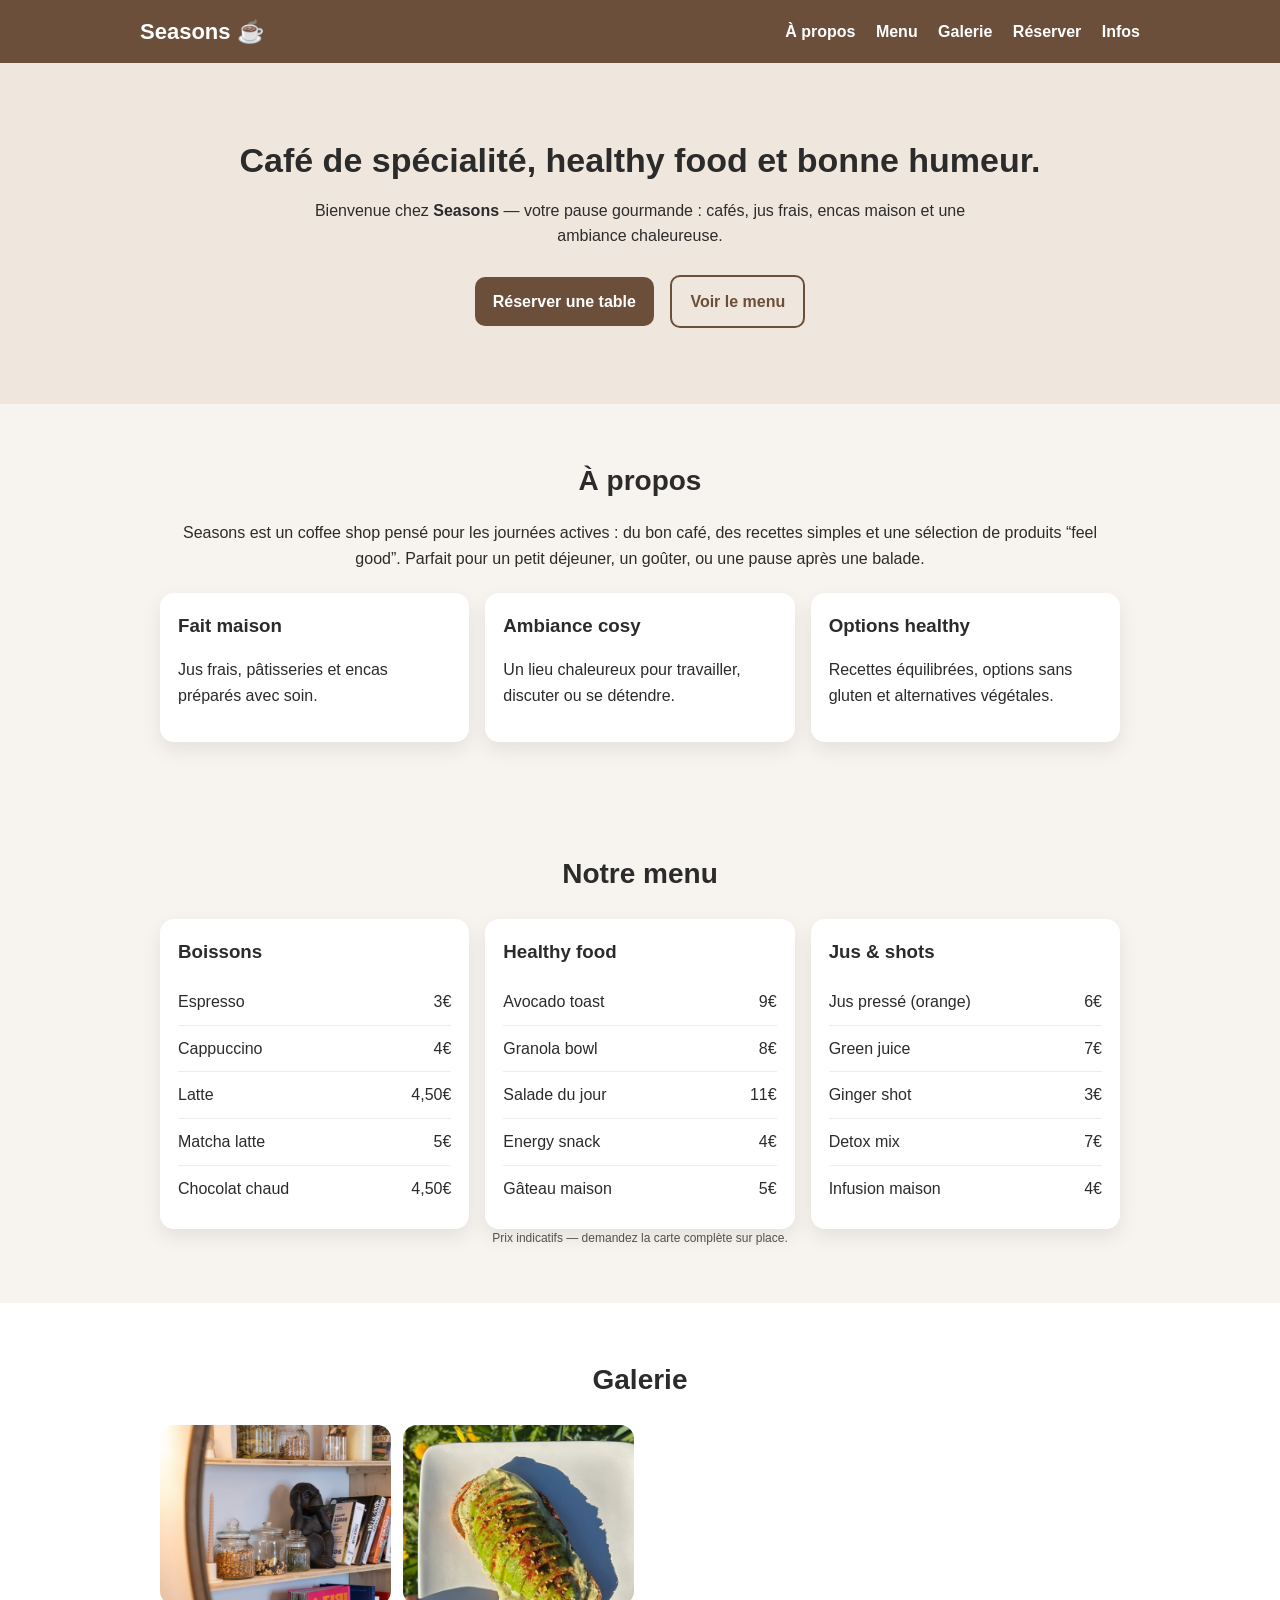
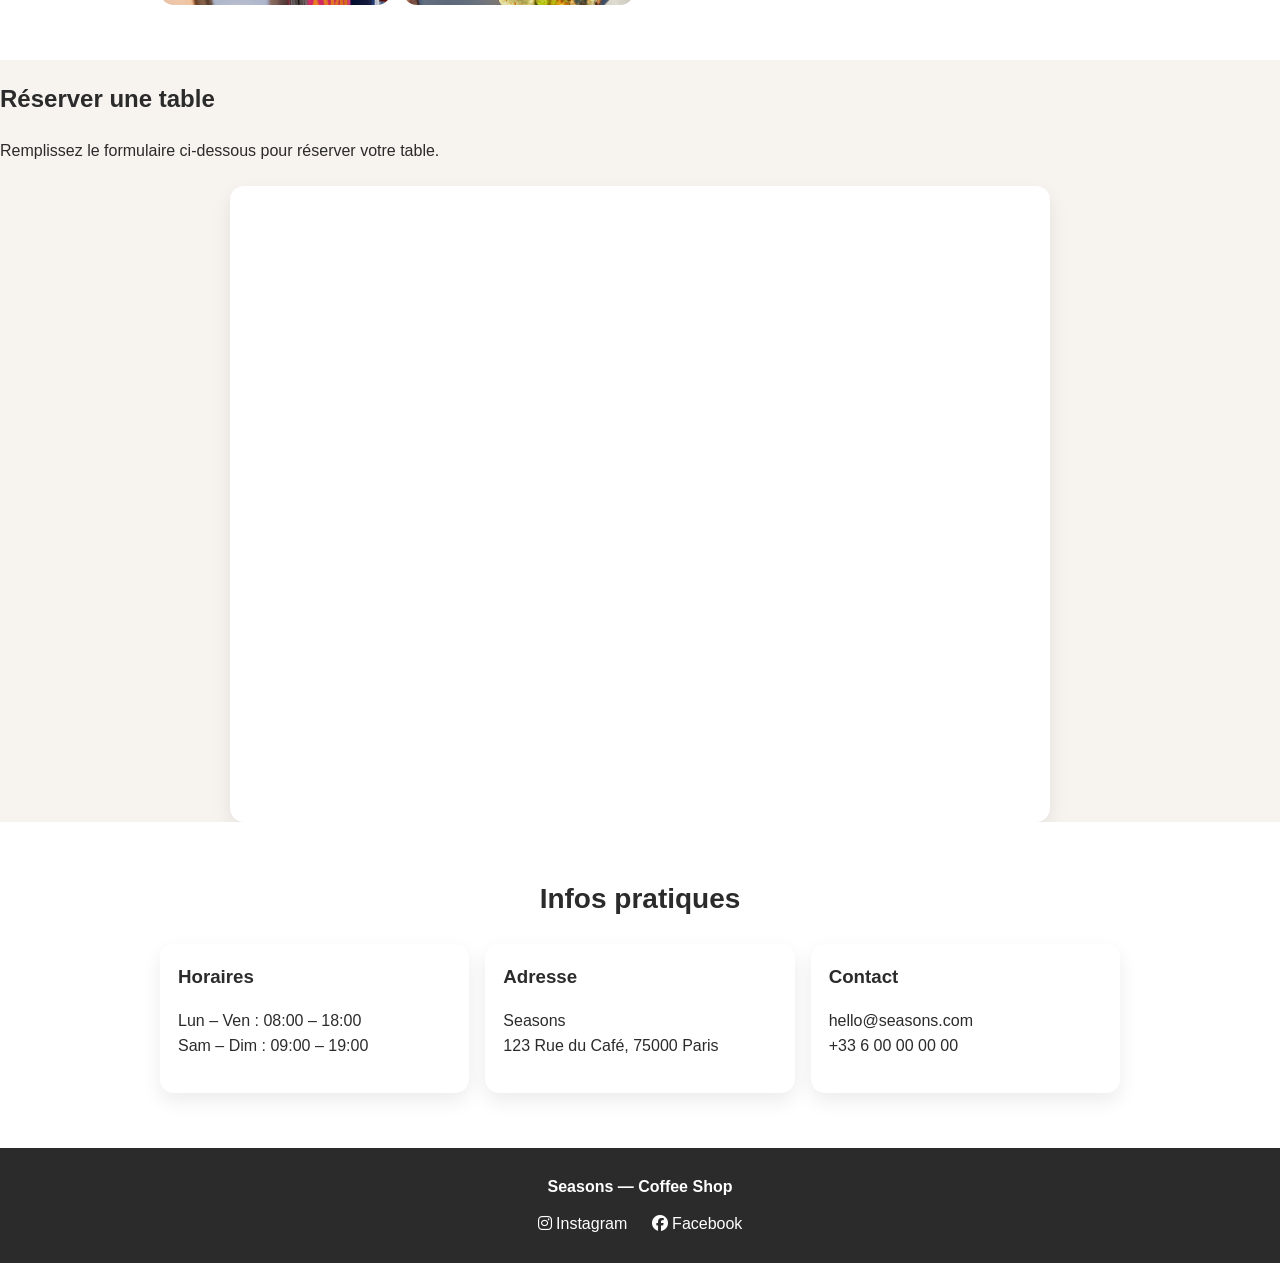
<file: index.html>
<!DOCTYPE html>
<html lang="fr">
<head>
  <meta charset="utf-8">
  <meta name="viewport" content="width=device-width, initial-scale=1.0">
  <title>Seasons — Coffee Shop</title>

  <link rel="stylesheet" href="css/style.css">

  <!-- Icônes Font Awesome -->
  <link rel="stylesheet" href="https://cdnjs.cloudflare.com/ajax/libs/font-awesome/6.5.0/css/all.min.css">
</head>

<body>

  <header class="site-header">
    <div class="container header-content">
      <h1 class="logo">Seasons ☕</h1>

      <nav>
        <ul class="nav-list">
          <li><a href="#apropos">À propos</a></li>
          <li><a href="#menu">Menu</a></li>
          <li><a href="#galerie">Galerie</a></li>
          <li><a href="#reservation">Réserver</a></li>
          <li><a href="#contact">Infos</a></li>
        </ul>
      </nav>
    </div>
  </header>

  <main>

    <!-- HERO -->
    <section id="hero" class="hero">
      <div class="container hero-content">
        <h2>Café de spécialité, healthy food et bonne humeur.</h2>
        <p>
          Bienvenue chez <strong>Seasons</strong> — votre pause gourmande : cafés, jus frais, encas maison
          et une ambiance chaleureuse.
        </p>

        <div class="hero-buttons">
          <a class="btn" href="#reservation">Réserver une table</a>
          <a class="btn btn-outline" href="#menu">Voir le menu</a>
        </div>
      </div>
    </section>

    <!-- A PROPOS -->
    <section id="apropos" class="section">
      <div class="container">
        <h2>À propos</h2>
        <p>
          Seasons est un coffee shop pensé pour les journées actives : du bon café, des recettes simples
          et une sélection de produits “feel good”. Parfait pour un petit déjeuner, un goûter, ou une pause
          après une balade.
        </p>

        <div class="highlights">
          <div class="card">
            <h3>Fait maison</h3>
            <p>Jus frais, pâtisseries et encas préparés avec soin.</p>
          </div>

          <div class="card">
            <h3>Ambiance cosy</h3>
            <p>Un lieu chaleureux pour travailler, discuter ou se détendre.</p>
          </div>

          <div class="card">
            <h3>Options healthy</h3>
            <p>Recettes équilibrées, options sans gluten et alternatives végétales.</p>
          </div>
        </div>
      </div>
    </section>

    <!-- MENU (encart) -->
    <section id="menu" class="section">
      <div class="container">
        <h2>Notre menu</h2>

        <div class="menu-grid">
          <div class="menu-card">
            <h3>Boissons</h3>
            <ul>
              <li><span>Espresso</span><span>3€</span></li>
              <li><span>Cappuccino</span><span>4€</span></li>
              <li><span>Latte</span><span>4,50€</span></li>
              <li><span>Matcha latte</span><span>5€</span></li>
              <li><span>Chocolat chaud</span><span>4,50€</span></li>
            </ul>
          </div>

          <div class="menu-card">
            <h3>Healthy food</h3>
            <ul>
              <li><span>Avocado toast</span><span>9€</span></li>
              <li><span>Granola bowl</span><span>8€</span></li>
              <li><span>Salade du jour</span><span>11€</span></li>
              <li><span>Energy snack</span><span>4€</span></li>
              <li><span>Gâteau maison</span><span>5€</span></li>
            </ul>
          </div>

          <div class="menu-card">
            <h3>Jus & shots</h3>
            <ul>
              <li><span>Jus pressé (orange)</span><span>6€</span></li>
              <li><span>Green juice</span><span>7€</span></li>
              <li><span>Ginger shot</span><span>3€</span></li>
              <li><span>Detox mix</span><span>7€</span></li>
              <li><span>Infusion maison</span><span>4€</span></li>
            </ul>
          </div>
        </div>

        <p class="small-note">
          Prix indicatifs — demandez la carte complète sur place.
        </p>
      </div>
    </section>

    <!-- GALERIE -->
    <section id="galerie" class="section alt">
      <div class="container">
        <h2>Galerie</h2>


        <div class="gallery">
          <img src="images/ambiance.png" alt="Ambiance chez Seasons">
          <img src="images/avocado toast.png" alt="Avocado toast">
        </div>
      </div>
    </section>

    <!-- RESERVATION -->
<section id="reservation">

  <h2>Réserver une table</h2>

  <p>
    Remplissez le formulaire ci-dessous pour réserver votre table.
  </p>

  <div class="typeform-box">
    <div data-tf-live="01KJYRCW3PCGJRZEW0K65SX0ZN"></div>
  </div>

  <script src="https://embed.typeform.com/next/embed.js"></script>

</section>

    <!-- INFOS / CONTACT -->
    <section id="contact" class="section alt">
      <div class="container">
        <h2>Infos pratiques</h2>

        <div class="info-grid">
          <div class="card">
            <h3>Horaires</h3>
            <p>
              Lun – Ven : 08:00 – 18:00<br>
              Sam – Dim : 09:00 – 19:00
            </p>
          </div>

          <div class="card">
            <h3>Adresse</h3>
            <p>
              Seasons<br>
              123 Rue du Café, 75000 Paris
            </p>
          </div>

          <div class="card">
            <h3>Contact</h3>
            <p>
              hello@seasons.com<br>
              +33 6 00 00 00 00
            </p>
          </div>
        </div>
      </div>
    </section>

  </main>

  <footer class="site-footer">
    <div class="container footer-content">
      <p class="footer-brand">Seasons — Coffee Shop</p>

      <ul class="social">
        <li>
          <a href="https://www.instagram.com/" target="_blank" rel="noopener noreferrer">
            <i class="fa-brands fa-instagram"></i> Instagram
          </a>
        </li>
        <li>
          <a href="https://www.facebook.com/" target="_blank" rel="noopener noreferrer">
            <i class="fa-brands fa-facebook"></i> Facebook
          </a>
        </li>
      </ul>
    </div>
  </footer>

</body>
</html>
</file>
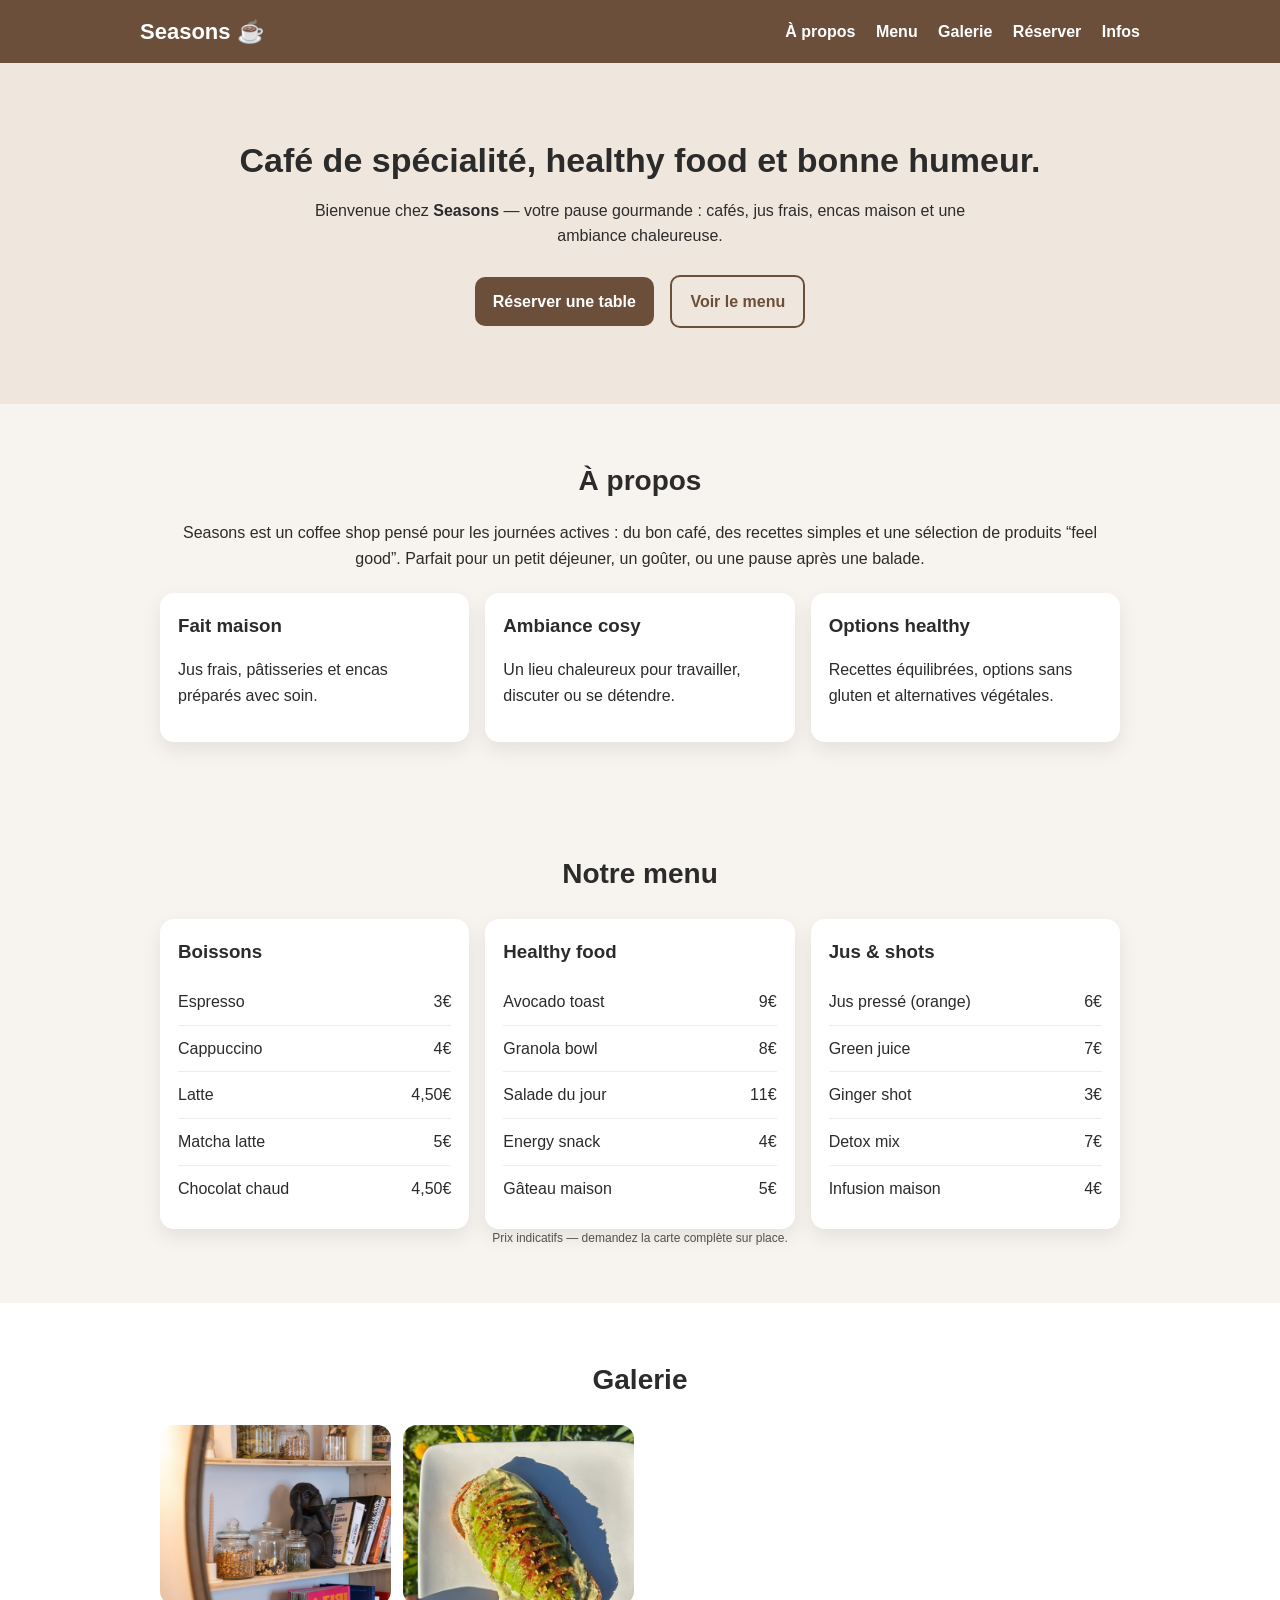
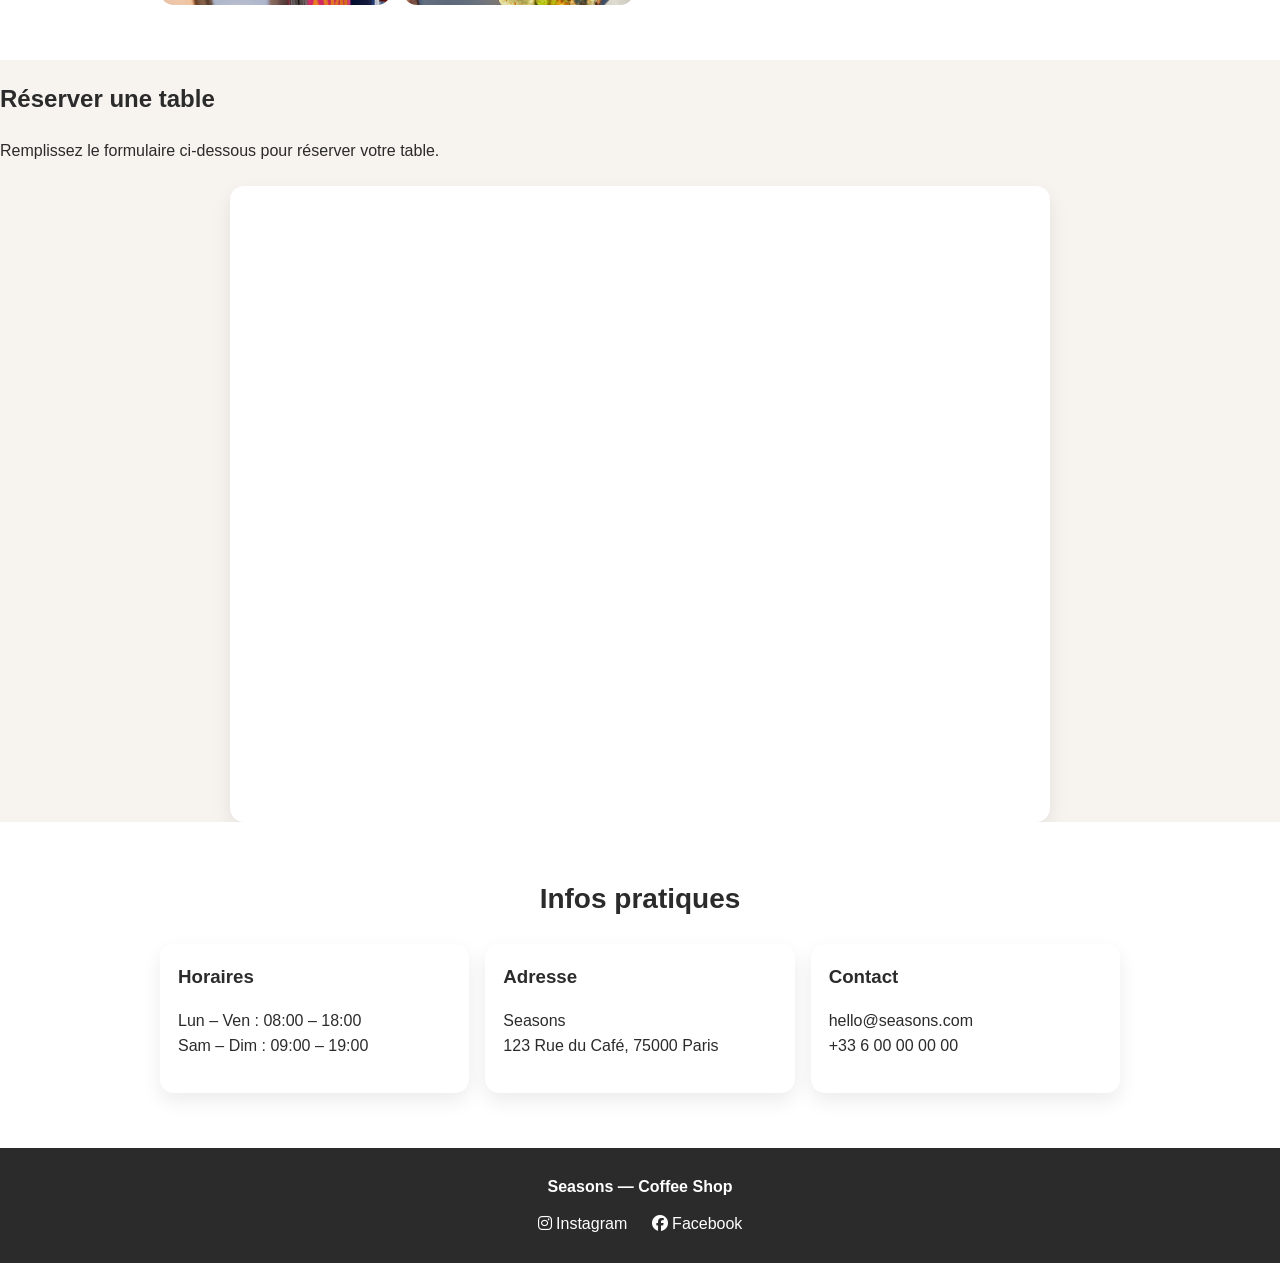
<file: holidays/index.html>
<!DOCTYPE html>
<html lang="fr">
<head>
  <meta charset="utf-8">
  <meta name="viewport" content="width=device-width, initial-scale=1.0">
  <title>Seasons — Coffee Shop</title>

  <link rel="stylesheet" href="css/style.css">

  <!-- Icônes Font Awesome -->
  <link rel="stylesheet" href="https://cdnjs.cloudflare.com/ajax/libs/font-awesome/6.5.0/css/all.min.css">
</head>

<body>

  <header class="site-header">
    <div class="container header-content">
      <h1 class="logo">Seasons ☕</h1>

      <nav>
        <ul class="nav-list">
          <li><a href="#apropos">À propos</a></li>
          <li><a href="#menu">Menu</a></li>
          <li><a href="#galerie">Galerie</a></li>
          <li><a href="#reservation">Réserver</a></li>
          <li><a href="#contact">Infos</a></li>
        </ul>
      </nav>
    </div>
  </header>

  <main>

    <!-- HERO -->
    <section id="hero" class="hero">
      <div class="container hero-content">
        <h2>Café de spécialité, healthy food et bonne humeur.</h2>
        <p>
          Bienvenue chez <strong>Seasons</strong> — votre pause gourmande : cafés, jus frais, encas maison
          et une ambiance chaleureuse.
        </p>

        <div class="hero-buttons">
          <a class="btn" href="#reservation">Réserver une table</a>
          <a class="btn btn-outline" href="#menu">Voir le menu</a>
        </div>
      </div>
    </section>

    <!-- A PROPOS -->
    <section id="apropos" class="section">
      <div class="container">
        <h2>À propos</h2>
        <p>
          Seasons est un coffee shop pensé pour les journées actives : du bon café, des recettes simples
          et une sélection de produits “feel good”. Parfait pour un petit déjeuner, un goûter, ou une pause
          après une balade.
        </p>

        <div class="highlights">
          <div class="card">
            <h3>Fait maison</h3>
            <p>Jus frais, pâtisseries et encas préparés avec soin.</p>
          </div>

          <div class="card">
            <h3>Ambiance cosy</h3>
            <p>Un lieu chaleureux pour travailler, discuter ou se détendre.</p>
          </div>

          <div class="card">
            <h3>Options healthy</h3>
            <p>Recettes équilibrées, options sans gluten et alternatives végétales.</p>
          </div>
        </div>
      </div>
    </section>

    <!-- MENU (encart) -->
    <section id="menu" class="section">
      <div class="container">
        <h2>Notre menu</h2>

        <div class="menu-grid">
          <div class="menu-card">
            <h3>Boissons</h3>
            <ul>
              <li><span>Espresso</span><span>3€</span></li>
              <li><span>Cappuccino</span><span>4€</span></li>
              <li><span>Latte</span><span>4,50€</span></li>
              <li><span>Matcha latte</span><span>5€</span></li>
              <li><span>Chocolat chaud</span><span>4,50€</span></li>
            </ul>
          </div>

          <div class="menu-card">
            <h3>Healthy food</h3>
            <ul>
              <li><span>Avocado toast</span><span>9€</span></li>
              <li><span>Granola bowl</span><span>8€</span></li>
              <li><span>Salade du jour</span><span>11€</span></li>
              <li><span>Energy snack</span><span>4€</span></li>
              <li><span>Gâteau maison</span><span>5€</span></li>
            </ul>
          </div>

          <div class="menu-card">
            <h3>Jus & shots</h3>
            <ul>
              <li><span>Jus pressé (orange)</span><span>6€</span></li>
              <li><span>Green juice</span><span>7€</span></li>
              <li><span>Ginger shot</span><span>3€</span></li>
              <li><span>Detox mix</span><span>7€</span></li>
              <li><span>Infusion maison</span><span>4€</span></li>
            </ul>
          </div>
        </div>

        <p class="small-note">
          Prix indicatifs — demandez la carte complète sur place.
        </p>
      </div>
    </section>

    <!-- GALERIE -->
    <section id="galerie" class="section alt">
      <div class="container">
        <h2>Galerie</h2>


        <div class="gallery">
          <img src="images/ambiance.png" alt="Ambiance chez Seasons">
          <img src="images/avocado toast.png" alt="Avocado toast">
        </div>
      </div>
    </section>

    <!-- RESERVATION -->
 <section id="reservation">
  <h2>Réserver une table</h2>

  <p>Remplissez le formulaire ci-dessous pour réserver votre table.</p>

  <div class="typeform-box">
    <div data-tf-live="xNHuHGKE"></div>
  </div>

  <script src="https://embed.typeform.com/next/embed.js"></script>
</section>

    <!-- INFOS / CONTACT -->
    <section id="contact" class="section alt">
      <div class="container">
        <h2>Infos pratiques</h2>

        <div class="info-grid">
          <div class="card">
            <h3>Horaires</h3>
            <p>
              Lun – Ven : 08:00 – 18:00<br>
              Sam – Dim : 09:00 – 19:00
            </p>
          </div>

          <div class="card">
            <h3>Adresse</h3>
            <p>
              Seasons<br>
              123 Rue du Café, 75000 Paris
            </p>
          </div>

          <div class="card">
            <h3>Contact</h3>
            <p>
              hello@seasons.com<br>
              +33 6 00 00 00 00
            </p>
          </div>
        </div>
      </div>
    </section>

  </main>

  <footer class="site-footer">
    <div class="container footer-content">
      <p class="footer-brand">Seasons — Coffee Shop</p>

      <ul class="social">
        <li>
          <a href="https://www.instagram.com/" target="_blank" rel="noopener noreferrer">
            <i class="fa-brands fa-instagram"></i> Instagram
          </a>
        </li>
        <li>
          <a href="https://www.facebook.com/" target="_blank" rel="noopener noreferrer">
            <i class="fa-brands fa-facebook"></i> Facebook
          </a>
        </li>
      </ul>
    </div>
  </footer>

</body>
</html>
</file>
<file: css/style.css>
/* Reset simple */
* {
  box-sizing: border-box;
}

html {
  scroll-behavior: smooth;
}

body {
  margin: 0;
  font-family: Arial, sans-serif;
  background: #f7f4ef;
  color: #2b2b2b;
  line-height: 1.6;
}

/* Container */
.container {
  max-width: 1000px;
  margin: 0 auto;
  padding: 0 20px;
}

/* Header */
.site-header {
  background: #6b4f3b;
  color: white;
  position: sticky;
  top: 0;
  z-index: 10;
}

.header-content {
  display: flex;
  align-items: center;
  justify-content: space-between;
  padding: 14px 0;
}

.logo {
  margin: 0;
  font-size: 22px;
}

/* Navigation */
.nav-list {
  list-style: none;
  padding: 0;
  margin: 0;
}

.nav-list li {
  display: inline;
  margin-left: 16px;
}

.nav-list a {
  color: white;
  text-decoration: none;
  font-weight: bold;
}

.nav-list a:hover {
  text-decoration: underline;
}

/* Hero */
.hero {
  background: #efe7dd;
  padding: 70px 0;
  text-align: center;
}

.hero h2 {
  margin: 0 0 10px 0;
  font-size: 34px;
}

.hero p {
  margin: 0 auto 20px auto;
  max-width: 700px;
}

.hero-buttons {
  display: inline-block;
}

.btn {
  display: inline-block;
  padding: 12px 18px;
  background: #6b4f3b;
  color: white;
  text-decoration: none;
  border-radius: 10px;
  margin: 6px;
  font-weight: bold;
}

.btn:hover {
  opacity: 0.9;
}

.btn-outline {
  background: transparent;
  border: 2px solid #6b4f3b;
  color: #6b4f3b;
}

/* Sections */
.section {
  padding: 55px 0;
  text-align: center;
}

.section h2 {
  margin-top: 0;
  margin-bottom: 12px;
  font-size: 28px;
}

.alt {
  background: #ffffff;
}

/* Cards */
.highlights,
.info-grid {
  display: grid;
  grid-template-columns: repeat(3, 1fr);
  gap: 16px;
  margin-top: 22px;
}

.card {
  background: #ffffff;
  border-radius: 14px;
  padding: 18px;
  box-shadow: 0 8px 20px rgba(0, 0, 0, 0.08);
  text-align: left;
}

.card h3 {
  margin-top: 0;
  margin-bottom: 8px;
}

/* Menu encarts */
.menu-grid {
  display: grid;
  grid-template-columns: repeat(3, 1fr);
  gap: 16px;
  margin-top: 22px;
}

.menu-card {
  background: #ffffff;
  border-radius: 14px;
  padding: 18px;
  box-shadow: 0 8px 20px rgba(0, 0, 0, 0.08);
  text-align: left;
}

.menu-card h3 {
  margin-top: 0;
  margin-bottom: 12px;
}

.menu-card ul {
  list-style: none;
  padding: 0;
  margin: 0;
}

.menu-card li {
  display: flex;
  justify-content: space-between;
  padding: 10px 0;
  border-bottom: 1px solid #eee;
}

.menu-card li:last-child {
  border-bottom: none;
}

/* Galerie */
.gallery {
  display: grid;
  grid-template-columns: repeat(4, 1fr);
  gap: 12px;
  margin-top: 22px;
}

.gallery img {
  width: 100%;
  height: 180px;
  object-fit: cover;
  border-radius: 14px;
}

/* Typeform */
.typeform-box {
  background: #ffffff;
  border-radius: 14px;
  padding: 18px;
  margin: 22px auto 0 auto;
  max-width: 820px;
  box-shadow: 0 8px 20px rgba(0, 0, 0, 0.08);
}

.typeform-box [data-tf-live] {
  height: 600px;
}

/* Footer */
.site-footer {
  background: #2b2b2b;
  color: white;
  padding: 26px 0;
  text-align: center;
}

.footer-content {
  display: grid;
  gap: 12px;
}

.footer-brand {
  margin: 0;
  font-weight: bold;
}

.social {
  list-style: none;
  padding: 0;
  margin: 0;
}

.social li {
  display: inline;
  margin: 0 10px;
}

.social a {
  color: white;
  text-decoration: none;
}

.social a:hover {
  text-decoration: underline;
}

.small-note {
  font-size: 12px;
  opacity: 0.8;
  margin: 0;
}

/* Responsive (mobile) */
@media (max-width: 900px) {
  .highlights,
  .menu-grid,
  .info-grid {
    grid-template-columns: 1fr;
  }

  .gallery {
    grid-template-columns: repeat(2, 1fr);
  }

  .header-content {
    flex-direction: column;
    gap: 10px;
  }

  .nav-list li {
    margin: 0 10px;
  }
}
</file>
<file: holidays/css/style.css>
/* Reset simple */
* {
  box-sizing: border-box;
}

html {
  scroll-behavior: smooth;
}

body {
  margin: 0;
  font-family: Arial, sans-serif;
  background: #f7f4ef;
  color: #2b2b2b;
  line-height: 1.6;
}

/* Container */
.container {
  max-width: 1000px;
  margin: 0 auto;
  padding: 0 20px;
}

/* Header */
.site-header {
  background: #6b4f3b;
  color: white;
  position: sticky;
  top: 0;
  z-index: 10;
}

.header-content {
  display: flex;
  align-items: center;
  justify-content: space-between;
  padding: 14px 0;
}

.logo {
  margin: 0;
  font-size: 22px;
}

/* Navigation */
.nav-list {
  list-style: none;
  padding: 0;
  margin: 0;
}

.nav-list li {
  display: inline;
  margin-left: 16px;
}

.nav-list a {
  color: white;
  text-decoration: none;
  font-weight: bold;
}

.nav-list a:hover {
  text-decoration: underline;
}

/* Hero */
.hero {
  background: #efe7dd;
  padding: 70px 0;
  text-align: center;
}

.hero h2 {
  margin: 0 0 10px 0;
  font-size: 34px;
}

.hero p {
  margin: 0 auto 20px auto;
  max-width: 700px;
}

.hero-buttons {
  display: inline-block;
}

.btn {
  display: inline-block;
  padding: 12px 18px;
  background: #6b4f3b;
  color: white;
  text-decoration: none;
  border-radius: 10px;
  margin: 6px;
  font-weight: bold;
}

.btn:hover {
  opacity: 0.9;
}

.btn-outline {
  background: transparent;
  border: 2px solid #6b4f3b;
  color: #6b4f3b;
}

/* Sections */
.section {
  padding: 55px 0;
  text-align: center;
}

.section h2 {
  margin-top: 0;
  margin-bottom: 12px;
  font-size: 28px;
}

.alt {
  background: #ffffff;
}

/* Cards */
.highlights,
.info-grid {
  display: grid;
  grid-template-columns: repeat(3, 1fr);
  gap: 16px;
  margin-top: 22px;
}

.card {
  background: #ffffff;
  border-radius: 14px;
  padding: 18px;
  box-shadow: 0 8px 20px rgba(0, 0, 0, 0.08);
  text-align: left;
}

.card h3 {
  margin-top: 0;
  margin-bottom: 8px;
}

/* Menu encarts */
.menu-grid {
  display: grid;
  grid-template-columns: repeat(3, 1fr);
  gap: 16px;
  margin-top: 22px;
}

.menu-card {
  background: #ffffff;
  border-radius: 14px;
  padding: 18px;
  box-shadow: 0 8px 20px rgba(0, 0, 0, 0.08);
  text-align: left;
}

.menu-card h3 {
  margin-top: 0;
  margin-bottom: 12px;
}

.menu-card ul {
  list-style: none;
  padding: 0;
  margin: 0;
}

.menu-card li {
  display: flex;
  justify-content: space-between;
  padding: 10px 0;
  border-bottom: 1px solid #eee;
}

.menu-card li:last-child {
  border-bottom: none;
}

/* Galerie */
.gallery {
  display: grid;
  grid-template-columns: repeat(4, 1fr);
  gap: 12px;
  margin-top: 22px;
}

.gallery img {
  width: 100%;
  height: 180px;
  object-fit: cover;
  border-radius: 14px;
}

/* Typeform */
.typeform-box {
  background: #ffffff;
  border-radius: 14px;
  padding: 18px;
  margin: 22px auto 0 auto;
  max-width: 820px;
  box-shadow: 0 8px 20px rgba(0, 0, 0, 0.08);
}

.typeform-box [data-tf-live] {
  height: 600px;
}

/* Footer */
.site-footer {
  background: #2b2b2b;
  color: white;
  padding: 26px 0;
  text-align: center;
}

.footer-content {
  display: grid;
  gap: 12px;
}

.footer-brand {
  margin: 0;
  font-weight: bold;
}

.social {
  list-style: none;
  padding: 0;
  margin: 0;
}

.social li {
  display: inline;
  margin: 0 10px;
}

.social a {
  color: white;
  text-decoration: none;
}

.social a:hover {
  text-decoration: underline;
}

.small-note {
  font-size: 12px;
  opacity: 0.8;
  margin: 0;
}

/* Responsive (mobile) */
@media (max-width: 900px) {
  .highlights,
  .menu-grid,
  .info-grid {
    grid-template-columns: 1fr;
  }

  .gallery {
    grid-template-columns: repeat(2, 1fr);
  }

  .header-content {
    flex-direction: column;
    gap: 10px;
  }

  .nav-list li {
    margin: 0 10px;
  }
}
</file>
